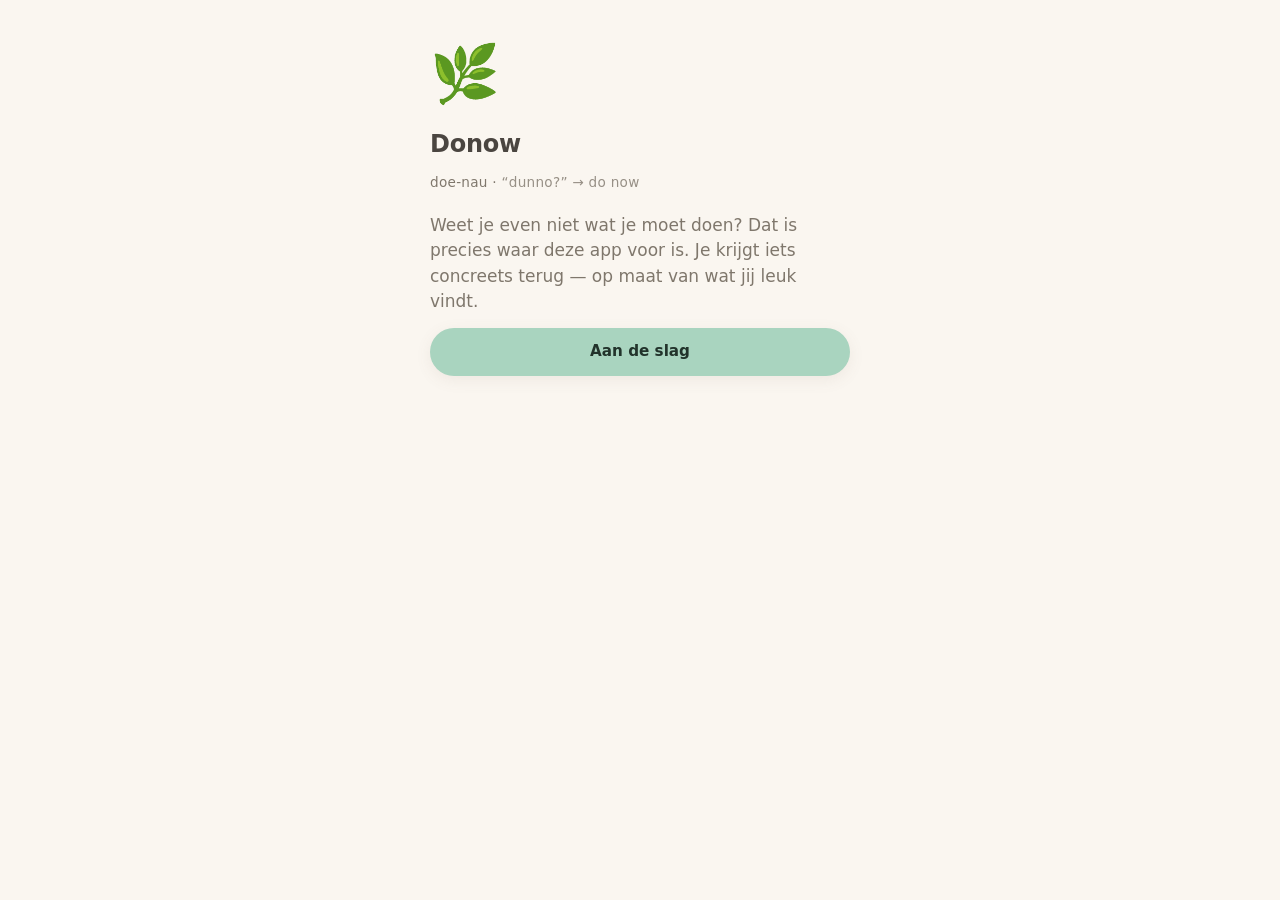
<file: index.html>
<!doctype html>
<html lang="nl">
<head>
<meta charset="utf-8">
<meta name="viewport" content="width=device-width, initial-scale=1, viewport-fit=cover">
<title>Donow — weet je niet wat je moet doen?</title>
<meta name="description" content="Dunno? Do now. Persoonlijke suggesties voor wat je kunt doen in plaats van scrollen, plus een dagboek dat je activiteiten vanzelf bijhoudt.">
<meta name="theme-color" content="#faf6f0">
<link rel="manifest" href="manifest.json">
<link rel="apple-touch-icon" href="icons/icoon-192.png">
<link rel="icon" href="icons/icoon-192.png">
<link rel="stylesheet" href="styles.css">
</head>
<body>

<!-- ══════════════════════════════════════════ ONBOARDING ══ -->
<div class="wizard" id="wizard" hidden>
  <div class="wizard__stap is-actief" data-stap="1">
    <div class="wizard__beeld">🌿</div>
    <h1>Donow</h1>
    <p class="uitspraak">doe-nau · <i>“dunno?” → do now</i></p>
    <p class="lood">Weet je even niet wat je moet doen? Dat is precies waar deze app voor is.
       Je krijgt iets concreets terug — op maat van wat jij leuk vindt.</p>
    <button class="knop knop--primair knop--vol" data-wizard="2">Aan de slag</button>
  </div>

  <div class="wizard__stap" data-stap="2">
    <p class="wizard__tel">Stap 1 van 3</p>
    <h2>Waar word je blij van?</h2>
    <p class="uitleg">Kies er een stuk of vijf.</p>
    <div class="chips chips--wikkel" id="wizardInteresses"></div>
    <button class="knop knop--primair knop--vol" data-wizard="3">Verder</button>
  </div>

  <div class="wizard__stap" data-stap="3">
    <p class="wizard__tel">Stap 2 van 3</p>
    <h2>Waar woon je?</h2>
    <p class="uitleg">Voor het weerbericht en tips in de buurt. Blijft op je toestel.</p>
    <input type="text" id="wizardPlaats" class="invoer" placeholder="Bijv. Utrecht" autocomplete="address-level2">
    <div class="wizard__knoppen">
      <button class="knop knop--primair knop--vol" data-wizard="4">Verder</button>
      <button class="knop knop--stil knop--vol" data-wizard="4">Sla over</button>
    </div>
  </div>

  <div class="wizard__stap" data-stap="4">
    <p class="wizard__tel">Stap 3 van 3</p>
    <h2>Hoeveel tijd heb je meestal?</h2>
    <p class="uitleg">Je kunt dit bij elk idee aanpassen.</p>
    <div class="chips chips--wikkel" data-filter="tijd">
      <button class="chip" data-waarde="15">15 min</button>
      <button class="chip" data-waarde="30">Half uur</button>
      <button class="chip is-aan" data-waarde="60">Een uur</button>
      <button class="chip" data-waarde="120">Paar uur</button>
      <button class="chip" data-waarde="240">Hele middag</button>
    </div>
    <button class="knop knop--primair knop--vol" id="wizardKlaar">Laat mijn ideeën zien</button>
  </div>
</div>

<!-- ═════════════════════════════════════════════ VANDAAG ══ -->
<section class="scherm is-actief" id="scherm-vandaag">
  <header class="schermkop">
    <div>
      <p class="schermkop__datum" id="vandaagDatum"></p>
      <h1 id="vandaagGroet">Hallo</h1>
    </div>
    <button class="rondknop" id="knopReeks" title="Je reeks">🔥<span id="reeksGetal">0</span></button>
  </header>

  <button class="weerstrip" id="weerstrip">
    <span class="weerstrip__emoji" id="weerstripEmoji">🌤️</span>
    <span class="weerstrip__tekst">
      <b id="weerstripKop">Weerbericht</b>
      <span id="weerstripSub">Tik om te kijken of buiten nu wat is</span>
    </span>
    <span class="weerstrip__pijl">›</span>
  </button>

  <div class="segment" data-filter="tijd" id="vandaagTijd">
    <button class="segment__knop" data-waarde="15">15 min</button>
    <button class="segment__knop is-aan" data-waarde="60">1 uur</button>
    <button class="segment__knop" data-waarde="240">Middag</button>
  </div>

  <div id="vandaagHero"></div>
  <div id="vandaagPlan"></div>

  <div class="duo">
    <button class="tegel" data-scherm="ontdek">
      <span class="tegel__emoji">✨</span>
      <span class="tegel__titel">Meer ideeën</span>
      <span class="tegel__sub" id="tegelIdeeen">op jouw smaak</span>
    </button>
    <button class="tegel" data-scherm="dagboek">
      <span class="tegel__emoji">📔</span>
      <span class="tegel__titel">Dagboek</span>
      <span class="tegel__sub" id="tegelDagboek">nog niets vandaag</span>
    </button>
  </div>
</section>

<!-- ══════════════════════════════════════════════ ONTDEK ══ -->
<section class="scherm" id="scherm-ontdek">
  <header class="schermkop">
    <h1>Ontdek</h1>
    <button class="rondknop" id="knopVerras" title="Verras me">🎲</button>
  </header>

  <button class="filterbalk" id="knopFilter">
    <span id="filterSamenvatting">Een uur · gratis · maakt niet uit</span>
    <span class="filterbalk__pijl">Verfijn ▾</span>
  </button>

  <div id="ontdekLijst" class="lijst"></div>
  <button class="knop knop--vol" id="knopMeer" hidden>Meer ideeën</button>
</section>

<!-- ═════════════════════════════════════════════ DAGBOEK ══ -->
<section class="scherm" id="scherm-dagboek">
  <header class="schermkop">
    <h1>Dagboek</h1>
    <button class="rondknop" id="knopArchief" title="Archief">🗂️</button>
  </header>

  <div class="bladwijzer">
    <button class="rondknop" id="dagVorige" aria-label="Vorige dag">‹</button>
    <div class="bladwijzer__midden">
      <p class="bladwijzer__datum" id="dagDatum">vandaag</p>
      <p class="bladwijzer__nr"><span id="dagVolleDatum"></span> · <span id="dagNummer"></span></p>
    </div>
    <button class="rondknop" id="dagVolgende" aria-label="Volgende dag">›</button>
  </div>

  <div class="kaart">
    <h2 class="kaart__titel">Waar ben je dankbaar voor?</h2>
    <div class="dank">
      <input class="invoer invoer--regel" id="dank0" placeholder="1. Iets kleins van vandaag…">
      <input class="invoer invoer--regel" id="dank1" placeholder="2. Iemand die je zag…">
      <input class="invoer invoer--regel" id="dank2" placeholder="3. Iets van jezelf…">
    </div>
  </div>

  <div class="kaart">
    <h2 class="kaart__titel">Hoe was je dag?</h2>
    <div class="stemmingen" id="stemmingen"></div>
    <textarea class="invoer invoer--vlak" id="dagNotitie" rows="4" placeholder="Wat je verder kwijt wil…"></textarea>
    <p class="opslagmelding" id="dagOpslag"></p>
    <p class="uitleg" id="dagGeschreven"></p>
  </div>

  <div class="kaart kaart--zacht">
    <h2 class="kaart__titel">Wat je deze dag deed</h2>
    <div id="dagActiviteiten"></div>
  </div>
</section>

<!-- ═══════════════════════════════════════════════ SAMEN ══ -->
<section class="scherm" id="scherm-samen">
  <header class="schermkop">
    <h1>Samen</h1>
    <button class="rondknop" id="knopNieuwPlan" title="Nieuwe uitnodiging">＋</button>
  </header>

  <div id="plannenLijst"></div>

  <h2 class="kopje">Wat is er te doen in de buurt?</h2>
  <div class="zoekrij">
    <input type="text" id="buurtPlaats" class="invoer" placeholder="Plaatsnaam">
    <button class="rondknop" id="knopBuurtLocatie" title="Gebruik mijn locatie">📍</button>
    <button class="knop knop--primair" id="knopBuurt">Zoek</button>
  </div>

  <div class="rooster" id="buurtRooster"></div>
  <div id="samenReclame"></div>
  <div id="buurtPartner"></div>
</section>

<!-- ══════════════════════════════════════════════════ IK ══ -->
<section class="scherm" id="scherm-ik">
  <header class="schermkop">
    <h1>Ik</h1>
  </header>

  <div class="kaart">
    <div class="profiel">
      <button class="avatar" id="avatarKnop" aria-label="Kies een profielfoto"><span id="avatarInhoud">🙂</span></button>
      <div class="profiel__velden">
        <input class="invoer" id="naamInput" placeholder="Je naam" maxlength="40" autocomplete="given-name">
        <input class="invoer" id="bioInput" placeholder="Eén zin over jou" maxlength="140">
      </div>
    </div>
    <input type="file" id="fotoInvoer" accept="image/*" hidden>
    <div class="knoprij">
      <button class="knop knop--primair knop--vol" id="knopProfielBewaar">Bewaar profiel</button>
      <button class="knop knop--stil knop--vol" id="knopFotoWeg" hidden>Foto verwijderen</button>
    </div>
    <p class="uitleg" id="profielMelding">Je naam staat op uitnodigingen die je verstuurt. Je foto en bio
      blijven op dit toestel.</p>
  </div>

  <div class="cijfers" id="cijfers"></div>

  <div class="kaart">
    <h2 class="kaart__titel">Samen doen</h2>
    <label class="schakel">
      <input type="checkbox" id="samenAan">
      <span>Ik doe dingen graag samen met anderen</span>
    </label>
    <div id="samenStraal" hidden>
      <span class="uitleg">Hoe ver wil je daarvoor reizen?</span>
      <div class="chips chips--wikkel" data-veld-straal>
        <button class="chip" data-waarde="1">Mijn wijk</button>
        <button class="chip" data-waarde="2">Mijn dorp of stad</button>
        <button class="chip" data-waarde="3">Regio</button>
      </div>
    </div>
    <p class="uitleg">Zet dit aan en je krijgt vaker ideeën waar een tweede persoon bij hoort.
      Uitnodigen kan altijd: bij elk idee dat samen kan zit een knop ervoor.</p>
  </div>

  <button class="rijknop" id="knopInteresses">
    <span>Wat je leuk vindt</span>
    <span class="rijknop__waarde" id="interesseSamenvatting">kies je smaak ›</span>
  </button>

  <div class="kaart">
    <h2 class="kaart__titel">Jouw plaats</h2>
    <div class="zoekrij">
      <input type="text" id="plaatsInput" class="invoer" placeholder="Bijv. Utrecht">
      <button class="knop knop--primair" id="knopPlaatsOpslaan">Bewaar</button>
    </div>
  </div>

  <div id="plusKaart"></div>

  <div class="kaart">
    <h2 class="kaart__titel">Je gegevens</h2>
    <p class="uitleg" id="accountStatus">Alles staat op dit toestel.</p>
    <div class="knoprij" id="accountKnoppen"></div>
    <div class="knoprij">
      <button class="knop knop--vol" id="knopBackup">Back-up maken</button>
      <button class="knop knop--vol" id="knopHerstel">Back-up terugzetten</button>
    </div>
    <input type="file" id="backupInvoer" accept="application/json,.json" hidden>
    <p class="uitleg" id="opslagMelding" hidden></p>
  </div>

  <button class="rijknop" id="knopPrivacy">
    <span>Privacy en je gegevens</span>
    <span class="rijknop__waarde">lezen ›</span>
  </button>

  <div class="kaart">
    <h2 class="kaart__titel">App</h2>
    <div class="knoprij">
      <button class="knop knop--vol" id="knopInstalleer" hidden>Zet op beginscherm</button>
      <button class="knop knop--vol" id="knopExport">Dagboek exporteren</button>
      <button class="knop knop--vol knop--stil" id="knopWissen">Alles verwijderen</button>
    </div>
    <p class="uitleg">Alleen het weerbericht, de zoeklinks en het activeren van Donow+
      gaan naar internet.</p>
  </div>
</section>

<!-- ══════════════════════════════════════════ NAVIGATIE ══ -->
<nav class="balk" id="balk" aria-label="Hoofdmenu">
  <button class="balk__knop is-actief" data-scherm="vandaag"><span>🏠</span>Vandaag</button>
  <button class="balk__knop" data-scherm="ontdek"><span>✨</span>Ontdek</button>
  <button class="balk__knop" data-scherm="dagboek"><span>📔</span>Dagboek</button>
  <button class="balk__knop" data-scherm="samen"><span>🤝</span>Samen</button>
  <button class="balk__knop" data-scherm="ik"><span>💛</span>Ik</button>
</nav>

<!-- ══════════════════════════════════════════════ BLADEN ══ -->
<div class="overlay" id="overlay" hidden></div>

<div class="blad" id="blad" hidden role="dialog" aria-modal="true" aria-labelledby="bladTitel">
  <div class="blad__greep"></div>
  <header class="blad__kop">
    <h2 id="bladTitel"></h2>
    <button class="rondknop" id="bladSluit" aria-label="Sluiten">✕</button>
  </header>
  <div class="blad__inhoud" id="bladInhoud"></div>
</div>

<div class="timer" id="timer" hidden>
  <div class="timer__inhoud">
    <p class="timer__label">Telefoonvrije tijd</p>
    <p class="timer__activiteit" id="timerActiviteit"></p>
    <div class="timer__ring"><svg viewBox="0 0 120 120" aria-hidden="true">
      <circle class="timer__baan" cx="60" cy="60" r="52"></circle>
      <circle class="timer__vul" id="timerVul" cx="60" cy="60" r="52"></circle>
    </svg><span class="timer__klok" id="timerKlok">00:00</span></div>
    <div class="knoprij">
      <button class="knop knop--primair knop--vol" id="timerKlaar">Klaar — zet in mijn dagboek</button>
      <button class="knop knop--stil knop--vol" id="timerStop">Annuleren</button>
    </div>
  </div>
</div>

<div class="toost" id="toost" hidden></div>

<script src="js/opslag.js"></script>
<script src="js/cloud.js"></script>
<script src="js/data.js"></script>
<script src="js/engine.js"></script>
<script src="js/weer.js"></script>
<script src="js/links.js"></script>
<script src="js/buurt.js"></script>
<script src="js/betaling.js"></script>
<script src="js/advertenties.js"></script>
<script src="js/samen.js"></script>
<script src="js/dagboek.js"></script>
<script src="js/app.js"></script>
</body>
</html>
</file>
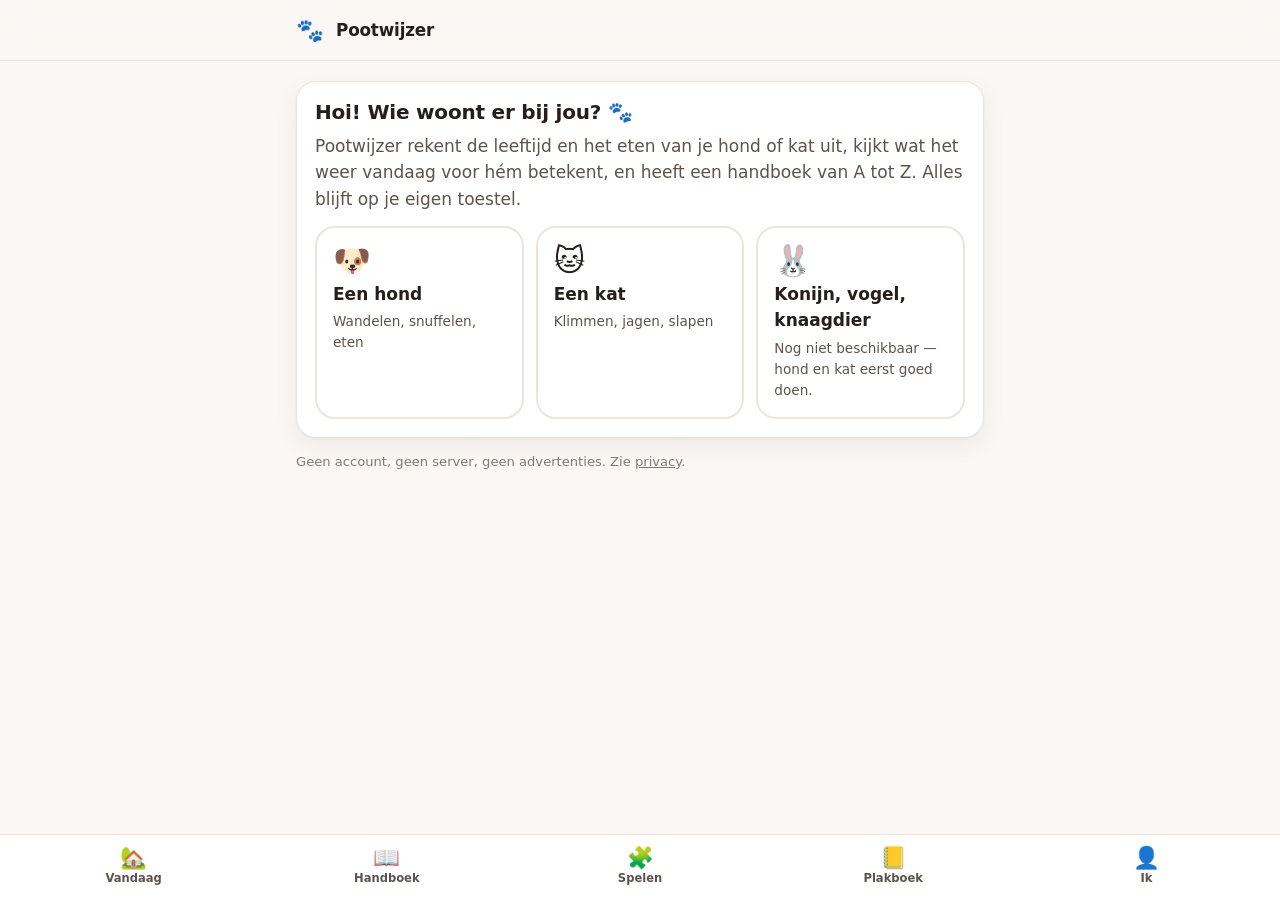
<file: pootwijzer/index.html>
<!DOCTYPE html>
<html lang="nl">
<head>
  <meta charset="UTF-8" />
  <meta name="viewport" content="width=device-width, initial-scale=1, viewport-fit=cover" />
  <title>Pootwijzer 🐾</title>
  <meta name="description" content="Pootwijzer: leeftijd, voeding, weeradvies en een A-Z handboek voor je hond of kat. Alles blijft op je eigen toestel." />
  <meta name="theme-color" content="#fbf7f4" media="(prefers-color-scheme: light)" />
  <meta name="theme-color" content="#16130f" media="(prefers-color-scheme: dark)" />
  <link rel="manifest" href="manifest.json" />
  <link rel="icon" href="icons/icoon.svg" type="image/svg+xml" />
  <link rel="apple-touch-icon" href="icons/icoon-512.png" />
  <link rel="stylesheet" href="styles.css" />
</head>
<body>
  <a class="overslaan" href="#hoofd">Naar de inhoud</a>

  <header class="kop">
    <div class="wikkel kop__rij">
      <span aria-hidden="true" style="font-size:1.4rem">🐾</span>
      <h1 class="kop__titel" id="kop-titel">Pootwijzer</h1>
      <button type="button" class="icoonknop verborgen" id="knop-terug" aria-label="Terug">←</button>
    </div>
  </header>

  <main id="hoofd" class="wikkel">

    <!-- Welkom: nog geen dier -->
    <section class="scherm stapel" id="scherm-welkom" hidden aria-labelledby="welkom-titel">
      <div class="kaart">
        <h2 id="welkom-titel">Hoi! Wie woont er bij jou? 🐾</h2>
        <p class="gedempt">Pootwijzer rekent de leeftijd en het eten van je hond of kat uit, kijkt wat het weer vandaag voor hém betekent, en heeft een handboek van A tot Z. Alles blijft op je eigen toestel.</p>
        <div class="keuzes" id="soortkeuze"></div>
      </div>
      <p class="voetnoot">Geen account, geen server, geen advertenties. Zie <a href="docs/privacy.md">privacy</a>.</p>
    </section>

    <!-- Wizard: nieuw dier toevoegen -->
    <section class="scherm stapel" id="scherm-wizard" hidden aria-labelledby="wizard-titel">
      <div class="kaart">
        <p class="klein gedempt" id="wizard-stap">Stap 1 van 3</p>
        <h2 id="wizard-titel">…</h2>
        <div id="wizard-inhoud"></div>
      </div>
    </section>

    <!-- Vandaag -->
    <section class="scherm stapel" id="scherm-vandaag" hidden aria-labelledby="vandaag-titel">
      <h2 class="alleen-schermlezer" id="vandaag-titel">Vandaag</h2>
      <div class="dierwissel" id="dierwissel" role="group" aria-label="Kies een dier"></div>
      <div id="vandaag-inhoud" class="stapel"></div>
    </section>

    <!-- Handboek -->
    <section class="scherm stapel" id="scherm-handboek" hidden aria-labelledby="handboek-titel">
      <h2 id="handboek-titel">Handboek van A tot Z</h2>
      <p class="gedempt" id="handboek-uitleg"></p>
      <button type="button" class="kaart knop--vol" id="knop-medicijnwijzer" style="text-align:left;cursor:pointer;font:inherit;color:inherit">
        <span class="rij">
          <span class="kaart__emoji" aria-hidden="true">💊</span>
          <span>
            <strong>Medicijnwijzer</strong><br />
            <span class="klein gedempt">Wat zit er in het doosje, en hoe geef je het?</span>
          </span>
        </span>
      </button>
      <label class="veld" for="az-zoek">
        <span class="alleen-schermlezer">Zoek in het handboek</span>
        <input type="search" id="az-zoek" placeholder="Zoek in het handboek…" autocomplete="off" />
      </label>
      <div class="az" id="az-lijst"></div>
    </section>

    <!-- Spelen -->
    <section class="scherm stapel" id="scherm-spelen" hidden aria-labelledby="spelen-titel">
      <h2 id="spelen-titel">Spelen</h2>
      <div id="spelen-inhoud" class="stapel"></div>
    </section>

    <!-- Plakboek -->
    <section class="scherm stapel" id="scherm-plakboek" hidden aria-labelledby="plakboek-titel">
      <h2 id="plakboek-titel">Plakboek</h2>
      <div id="plakboek-inhoud"></div>
    </section>

    <!-- Ik -->
    <section class="scherm stapel" id="scherm-ik" hidden aria-labelledby="ik-titel">
      <h2 id="ik-titel">Jouw dieren en instellingen</h2>
      <div id="ik-inhoud" class="stapel"></div>
    </section>

  </main>

  <nav class="onderbalk" id="onderbalk" aria-label="Hoofdmenu" hidden>
    <button type="button" data-scherm="vandaag"><span aria-hidden="true">🏡</span>Vandaag</button>
    <button type="button" data-scherm="handboek"><span aria-hidden="true">📖</span>Handboek</button>
    <button type="button" data-scherm="spelen"><span aria-hidden="true">🧩</span>Spelen</button>
    <button type="button" data-scherm="plakboek"><span aria-hidden="true">📒</span>Plakboek</button>
    <button type="button" data-scherm="ik"><span aria-hidden="true">👤</span>Ik</button>
  </nav>

  <dialog class="blad" id="blad" aria-labelledby="blad-titel">
    <div class="blad__kop">
      <h2 id="blad-titel">…</h2>
      <button type="button" class="icoonknop" id="blad-sluit" aria-label="Sluiten">✕</button>
    </div>
    <div class="blad__inhoud" id="blad-inhoud"></div>
  </dialog>

  <p class="toast" id="toast" role="status" aria-live="polite" hidden></p>

  <script type="module" src="js/app.js"></script>
</body>
</html>
</file>
<file: styles.css>
/* ══════════════════════════════════════════════════════════════
   Donow  —  pasteltinten, één maat knoppen, korte schermen
   ══════════════════════════════════════════════════════════════ */

:root {
  --creme:      #faf6f0;
  --kaart:      #fffdf9;
  --rand:       #ece3d6;

  --mint:       #d6ece0;
  --mint-diep:  #a9d4bf;
  --lila:       #e6ddf5;
  --lila-diep:  #c5b4e8;
  --perzik:     #ffe2d1;
  --perzik-diep:#f8c3a4;
  --lucht:      #dbe9f7;
  --lucht-diep: #b3d2ee;
  --boter:      #fbf1cd;
  --roze:       #fadfe8;

  --inkt:       #4a4540;
  --inkt-zacht: #7f776c;
  --op-mint:    #22332b;
  --op-lila:    #2b2340;
  --fout:       #a35b4b;

  --schaduw:    0 4px 16px rgba(120, 104, 88, .09);
  --schaduw-op: 0 10px 28px rgba(120, 104, 88, .16);

  /* één maat voor alle knoppen, één maat voor alle chips */
  --ctl:        48px;
  --chip:       40px;
  --rond:       20px;
  --pil:        999px;
  --marge:      1rem;
}

/* Donkere tinten: één lijst, twee keer gezet — voor "volg systeem"
   en voor een expliciete keuze van de omgeving. */
@media (prefers-color-scheme: dark) {
  :root:not([data-theme="light"]) {
    --creme: #221f25; --kaart: #2b2731; --rand: #3b3543;
    --mint: #31473f; --mint-diep: #6fb094; --lila: #3b3550; --lila-diep: #a08fd0;
    --perzik: #4b3730; --perzik-diep: #d8a184; --lucht: #2f3f4f; --lucht-diep: #86b6dd;
    --boter: #48412c; --roze: #48333c;
    --inkt: #ece5dc; --inkt-zacht: #ada496; --op-mint: #14201a; --op-lila: #1d1830;
    --fout: #e6a08c;
    --schaduw: 0 4px 16px rgba(0, 0, 0, .3); --schaduw-op: 0 10px 28px rgba(0, 0, 0, .45);
  }
}
:root[data-theme="dark"] {
  --creme: #221f25; --kaart: #2b2731; --rand: #3b3543;
  --mint: #31473f; --mint-diep: #6fb094; --lila: #3b3550; --lila-diep: #a08fd0;
  --perzik: #4b3730; --perzik-diep: #d8a184; --lucht: #2f3f4f; --lucht-diep: #86b6dd;
  --boter: #48412c; --roze: #48333c;
  --inkt: #ece5dc; --inkt-zacht: #ada496; --op-mint: #14201a; --op-lila: #1d1830;
  --fout: #e6a08c;
  --schaduw: 0 4px 16px rgba(0, 0, 0, .3); --schaduw-op: 0 10px 28px rgba(0, 0, 0, .45);
}

* { box-sizing: border-box; }
[hidden] { display: none !important; }   /* flex/grid wint anders van het attribuut */

body {
  margin: 0;
  padding: .5rem var(--marge) calc(84px + env(safe-area-inset-bottom, 0px));
  background:
    radial-gradient(900px 380px at 10% -6%, var(--mint) 0%, transparent 60%),
    radial-gradient(760px 340px at 95% 0%, var(--lila) 0%, transparent 55%),
    var(--creme);
  background-attachment: fixed;
  color: var(--inkt);
  font-family: ui-rounded, "SF Pro Rounded", "Segoe UI", Nunito, system-ui, -apple-system, sans-serif;
  font-size: 17px;
  line-height: 1.5;
  -webkit-font-smoothing: antialiased;
  overflow-x: hidden;
}

h1, h2, h3 { margin: 0; line-height: 1.25; font-weight: 700; letter-spacing: -.01em; text-wrap: balance; }
h1 { font-size: 1.5rem; }
h2 { font-size: 1.08rem; }
p  { margin: 0; }
.lood { color: var(--inkt-zacht); margin-top: .5rem; }
.uitleg { color: var(--inkt-zacht); font-size: .88rem; }

:focus-visible { outline: 2px solid var(--lucht-diep); outline-offset: 2px; border-radius: 8px; }
@media (prefers-reduced-motion: reduce) { * { animation: none !important; transition: none !important; } }

/* ─────────────────────────────────────────── schermen ── */
.scherm { display: none; max-width: 620px; margin: 0 auto; }
.scherm.is-actief { display: grid; gap: .8rem; animation: opkomen .25s ease; }
@keyframes opkomen { from { opacity: 0; transform: translateY(8px); } to { opacity: 1; transform: none; } }

.schermkop { display: flex; align-items: center; justify-content: space-between; gap: .8rem; padding: .6rem 0 .2rem; }
.schermkop__datum { font-size: .8rem; color: var(--inkt-zacht); text-transform: lowercase; }

/* ──────────────────────────────────── knoppen & chips ── */
.knop {
  height: var(--ctl); min-width: var(--ctl); padding: 0 1.15rem;
  display: inline-flex; align-items: center; justify-content: center; gap: .4rem;
  border: 1px solid var(--rand); background: var(--kaart); color: var(--inkt);
  border-radius: var(--pil); font: inherit; font-size: .95rem; font-weight: 600;
  cursor: pointer; box-shadow: var(--schaduw); text-decoration: none; white-space: nowrap;
  transition: transform .13s, box-shadow .2s;
}
.knop:hover { transform: translateY(-1px); box-shadow: var(--schaduw-op); }
.knop:active { transform: translateY(0); }
.knop--primair { background: var(--mint-diep); border-color: transparent; color: var(--op-mint); }
.knop--stil { background: transparent; box-shadow: none; border-color: transparent; color: var(--inkt-zacht); font-weight: 500; }
.knop--vol { width: 100%; }
.knoprij { display: grid; gap: .5rem; }

.rondknop {
  height: var(--ctl); min-width: var(--ctl); padding: 0 .7rem;
  display: inline-flex; align-items: center; justify-content: center; gap: .2rem;
  border: 1px solid var(--rand); background: var(--kaart); color: var(--inkt);
  border-radius: var(--pil); font: inherit; font-size: 1.05rem; cursor: pointer;
  box-shadow: var(--schaduw); flex: 0 0 auto;
}
.rondknop span { font-size: .9rem; font-weight: 700; }

.chips { display: flex; gap: .4rem; }
.chips--wikkel { flex-wrap: wrap; }
.chip {
  height: var(--chip); padding: 0 .95rem;
  display: inline-flex; align-items: center; gap: .3rem;
  border: 1px solid var(--rand); background: var(--creme); color: var(--inkt);
  border-radius: var(--pil); font: inherit; font-size: .9rem; cursor: pointer;
  transition: background .18s, transform .12s;
}
.chip:hover { transform: translateY(-1px); }
.chip.is-aan { background: var(--lila-diep); border-color: transparent; color: var(--op-lila); font-weight: 600; }

.invoer {
  height: var(--ctl); width: 100%; padding: 0 1rem;
  border: 1px solid var(--rand); background: var(--creme); color: var(--inkt);
  border-radius: var(--pil); font: inherit; font-size: .95rem;
}
.invoer--vlak { height: auto; padding: .8rem 1rem; border-radius: 16px; resize: vertical; line-height: 1.5; }
.invoer--regel { background: transparent; border-radius: 12px; border-color: transparent; border-bottom-color: var(--rand); }
.zoekrij { display: flex; gap: .5rem; }
.zoekrij .invoer { flex: 1 1 auto; }

/* ──────────────────────────────────────────── kaarten ── */
.kaart {
  background: var(--kaart); border: 1px solid var(--rand); border-radius: var(--rond);
  padding: 1rem; box-shadow: var(--schaduw); display: grid; gap: .7rem;
}
.kaart--zacht { background: linear-gradient(140deg, var(--perzik), var(--boter)); border-color: transparent; }
.kaart--plus  { background: linear-gradient(140deg, var(--lila), var(--lucht)); border-color: transparent; }
.kaart__titel { font-size: 1rem; }

/* ───────────────────────────────────────── vandaag ── */
.weerstrip {
  display: flex; align-items: center; gap: .7rem; width: 100%;
  background: linear-gradient(120deg, var(--lucht), var(--mint));
  border: none; border-radius: var(--rond); padding: .8rem 1rem;
  font: inherit; color: var(--inkt); cursor: pointer; text-align: left; box-shadow: var(--schaduw);
}
.weerstrip__emoji { font-size: 1.6rem; }
.weerstrip__tekst { flex: 1 1 auto; display: grid; gap: .1rem; min-width: 0; }
.weerstrip__tekst b { font-size: .95rem; }
.weerstrip__tekst span {
  font-size: .8rem; color: var(--inkt-zacht);
  display: -webkit-box; -webkit-line-clamp: 2; -webkit-box-orient: vertical; overflow: hidden;
}
.weerstrip__pijl { color: var(--inkt-zacht); font-size: 1.3rem; }

.segment { display: flex; gap: .25rem; background: var(--kaart); border: 1px solid var(--rand); border-radius: var(--pil); padding: .25rem; box-shadow: var(--schaduw); }
.segment__knop {
  flex: 1 1 0; height: 38px; border: none; background: transparent; color: var(--inkt-zacht);
  border-radius: var(--pil); font: inherit; font-size: .9rem; cursor: pointer;
}
.segment__knop.is-aan { background: var(--mint-diep); color: var(--op-mint); font-weight: 600; }

.duo { display: grid; grid-template-columns: 1fr 1fr; gap: .6rem; }
.tegel {
  display: grid; gap: .15rem; justify-items: start; text-align: left;
  background: var(--kaart); border: 1px solid var(--rand); border-radius: var(--rond);
  padding: .9rem; font: inherit; color: var(--inkt); cursor: pointer; box-shadow: var(--schaduw);
}
.tegel__emoji { font-size: 1.4rem; }
.tegel__titel { font-weight: 700; }
.tegel__sub { font-size: .8rem; color: var(--inkt-zacht); }

/* ──────────────────────────────────────────── ideeën ── */
.filterbalk {
  display: flex; align-items: center; justify-content: space-between; gap: .6rem; width: 100%;
  height: var(--ctl); padding: 0 1rem; background: var(--kaart); border: 1px solid var(--rand);
  border-radius: var(--pil); font: inherit; font-size: .9rem; color: var(--inkt);
  cursor: pointer; box-shadow: var(--schaduw); text-align: left;
}
.filterbalk span:first-child { overflow: hidden; text-overflow: ellipsis; white-space: nowrap; }
.filterbalk__pijl { color: var(--inkt-zacht); flex: 0 0 auto; font-weight: 600; }

.lijst { display: grid; gap: .6rem; }
.idee {
  display: grid; gap: .45rem; width: 100%; text-align: left;
  background: var(--kaart); border: 1px solid var(--rand); border-left: 5px solid var(--kleurstreep, var(--mint-diep));
  border-radius: var(--rond); padding: .9rem 1rem; font: inherit; color: var(--inkt);
  cursor: pointer; box-shadow: var(--schaduw); transition: transform .13s, box-shadow .2s;
}
.idee:hover { transform: translateY(-1px); box-shadow: var(--schaduw-op); }
.idee--groot { background: linear-gradient(140deg, var(--kaart), var(--mint)); }
.idee__kop { display: flex; align-items: flex-start; justify-content: space-between; gap: .6rem; }
.idee__titel { font-size: 1.02rem; font-weight: 700; }
.idee__pitch { font-size: .89rem; color: var(--inkt-zacht); }
.idee__labels { display: flex; flex-wrap: wrap; gap: .3rem; }
.label { font-size: .74rem; padding: .2rem .6rem; border-radius: var(--pil); background: var(--lucht); }
.label--gratis { background: var(--mint); }
.label--weer { background: var(--boter); }
.label--tijd { background: var(--roze); }
.label--plus { background: var(--lila-diep); color: var(--op-lila); font-weight: 700; }
.hart { border: none; background: none; font-size: 1.2rem; line-height: 1; padding: .1rem; cursor: pointer; }

.leeg { color: var(--inkt-zacht); text-align: center; padding: 1.2rem; font-size: .92rem; }

/* ─────────────────────────────────────────── dagboek ── */
.bladwijzer { display: flex; align-items: center; justify-content: space-between; gap: .5rem; }
.bladwijzer__midden { text-align: center; }
.bladwijzer__datum { font-weight: 700; }
.bladwijzer__nr { font-size: .78rem; color: var(--inkt-zacht); }
.dank { display: grid; gap: .35rem; }
.stemmingen { display: flex; gap: .35rem; justify-content: space-between; }
.stemming {
  flex: 1 1 0; height: var(--ctl); border: 1px solid var(--rand); background: var(--creme);
  border-radius: 14px; font-size: 1.25rem; cursor: pointer; transition: transform .12s;
}
.stemming.is-aan { background: var(--lila-diep); border-color: transparent; transform: scale(1.04); }
.opslagmelding { font-size: .78rem; color: var(--inkt-zacht); min-height: 1.1em; }
.logregel { display: flex; justify-content: space-between; gap: .8rem; padding: .45rem 0; border-bottom: 1px solid rgba(0,0,0,.06); font-size: .9rem; }
.logregel:last-child { border-bottom: none; }
.logregel span { color: var(--inkt-zacht); font-size: .8rem; white-space: nowrap; font-variant-numeric: tabular-nums; }
.logregel__tijd { color: var(--inkt-zacht); font-variant-numeric: tabular-nums; font-weight: 600; margin-right: .2rem; }

/* ───────────────────────────────────────────── buurt ── */
.rooster { display: grid; grid-template-columns: 1fr 1fr; gap: .6rem; }
.rooster .tegel__sub { line-height: 1.35; }

/* ──────────────────────────────────────────────── ik ── */
.cijfers { display: grid; grid-template-columns: repeat(3, 1fr); gap: .5rem; }
.cijfer { background: var(--kaart); border: 1px solid var(--rand); border-radius: var(--rond); padding: .7rem .4rem; text-align: center; box-shadow: var(--schaduw); }
.cijfer b { display: block; font-size: 1.25rem; font-variant-numeric: tabular-nums; }
.cijfer span { font-size: .72rem; color: var(--inkt-zacht); }

/* Eén regel die een blad opent — zelfde maat als de filterbalk. */
.rijknop {
  display: flex; align-items: center; justify-content: space-between; gap: .6rem; width: 100%;
  height: var(--ctl); padding: 0 1.15rem; background: var(--kaart); border: 1px solid var(--rand);
  border-radius: var(--pil); font: inherit; font-size: .95rem; font-weight: 600; color: var(--inkt);
  cursor: pointer; box-shadow: var(--schaduw); text-align: left;
}
.rijknop__waarde { color: var(--inkt-zacht); font-weight: 500; white-space: nowrap; }

/* ─────────────────────────────────────────── profiel ── */
.profiel { display: flex; gap: .8rem; align-items: center; }
.profiel__velden { flex: 1 1 auto; display: grid; gap: .4rem; min-width: 0; }
.avatar {
  width: 68px; height: 68px; flex: 0 0 auto; border-radius: var(--pil); cursor: pointer;
  border: 2px solid var(--rand); background: var(--mint); color: var(--inkt);
  font: inherit; font-size: 1.25rem; font-weight: 700; overflow: hidden; padding: 0;
  display: grid; place-items: center; box-shadow: var(--schaduw);
}
.avatar img { width: 100%; height: 100%; object-fit: cover; display: block; }

.schakel { display: flex; align-items: center; gap: .7rem; cursor: pointer; font-size: .95rem; }
.schakel input {
  appearance: none; width: 50px; height: 30px; flex: 0 0 auto; border-radius: var(--pil);
  background: var(--rand); position: relative; cursor: pointer; transition: background .2s;
}
.schakel input::after {
  content: ''; position: absolute; top: 3px; left: 3px; width: 24px; height: 24px;
  border-radius: var(--pil); background: var(--kaart); transition: transform .2s;
  box-shadow: var(--schaduw);
}
.schakel input:checked { background: var(--mint-diep); }
.schakel input:checked::after { transform: translateX(20px); }

/* ─────────────────────────────────────────── plannen ── */
.kopje { font-size: .82rem; color: var(--inkt-zacht); text-transform: uppercase; letter-spacing: .07em; margin-top: .4rem; }
.plan {
  display: grid; gap: .35rem; width: 100%; text-align: left; font: inherit; color: var(--inkt);
  background: linear-gradient(140deg, var(--lila), var(--lucht));
  border: none; border-radius: var(--rond); padding: .9rem 1rem; box-shadow: var(--schaduw); cursor: pointer;
}
.plan__wie { font-size: .78rem; color: var(--inkt-zacht); }
.plan__titel { font-weight: 700; }
.plan__wanneer { font-size: .85rem; }
.plan--open { background: linear-gradient(140deg, var(--perzik), var(--boter)); }

/* ────────────────────────────────────── advertenties ── */
.reclame {
  display: grid; gap: .5rem; padding: .8rem 1rem; border-radius: var(--rond);
  background: var(--kaart); border: 1px dashed var(--rand);
}
.reclame__label {
  font-size: .68rem; text-transform: uppercase; letter-spacing: .09em; color: var(--inkt-zacht);
}
.reclame__inhoud { display: flex; gap: .7rem; align-items: flex-start; text-decoration: none; color: inherit; }
.reclame__inhoud span span { display: block; }
.reclame__emoji { font-size: 1.4rem; }
.knop--klein { height: 38px; font-size: .85rem; font-weight: 500; }

/* ───────────────────────────────────────── navigatie ── */
.balk {
  position: fixed; left: 50%; transform: translateX(-50%); bottom: max(.6rem, env(safe-area-inset-bottom, 0px));
  width: min(620px, calc(100% - 1.2rem)); display: grid; grid-template-columns: repeat(5, 1fr);
  background: var(--kaart); border: 1px solid var(--rand); border-radius: var(--pil);
  box-shadow: var(--schaduw-op); padding: .3rem; z-index: 30;
}
.balk__knop {
  display: grid; justify-items: center; gap: .1rem; padding: .35rem 0;
  border: none; background: transparent; border-radius: var(--pil);
  font: inherit; font-size: .68rem; color: var(--inkt-zacht); cursor: pointer;
}
.balk__knop span { font-size: 1.15rem; line-height: 1.1; }
.balk__knop.is-actief { background: var(--mint); color: var(--inkt); font-weight: 700; }

/* ─────────────────────────────────────── bladen/modals ── */
.overlay { position: fixed; inset: 0; background: rgba(40, 34, 30, .45); backdrop-filter: blur(3px); z-index: 40; }
.blad {
  position: fixed; left: 50%; transform: translateX(-50%); bottom: 0; z-index: 45;
  width: min(620px, 100%); max-height: 86vh; display: flex; flex-direction: column;
  background: var(--kaart); border-radius: 26px 26px 0 0; box-shadow: var(--schaduw-op);
  padding: .5rem var(--marge) calc(1.2rem + env(safe-area-inset-bottom, 0px));
  animation: omhoog .28s cubic-bezier(.2, .8, .3, 1);
}
@keyframes omhoog { from { transform: translate(-50%, 100%); } to { transform: translate(-50%, 0); } }
.blad__greep { width: 40px; height: 4px; border-radius: var(--pil); background: var(--rand); margin: .2rem auto .6rem; }
.blad__kop { display: flex; align-items: center; justify-content: space-between; gap: .8rem; margin-bottom: .6rem; }
.blad__inhoud { overflow-y: auto; display: grid; gap: .8rem; padding-bottom: .3rem; }
.blad__veld { display: grid; gap: .4rem; }
.blad__veld > span { font-size: .8rem; color: var(--inkt-zacht); }

/* ─────────────────────────────────────────────── timer ── */
.timer { position: fixed; inset: 0; z-index: 50; display: grid; place-items: center; padding: var(--marge);
  background: var(--creme); }
.timer__inhoud { display: grid; gap: .8rem; justify-items: center; text-align: center; max-width: 340px; width: 100%; }
.timer__label { font-size: .78rem; color: var(--inkt-zacht); text-transform: uppercase; letter-spacing: .1em; }
.timer__activiteit { font-weight: 700; font-size: 1.1rem; }
.timer__ring { position: relative; width: 220px; height: 220px; display: grid; place-items: center; }
.timer__ring svg { position: absolute; inset: 0; width: 100%; height: 100%; transform: rotate(-90deg); }
.timer__baan, .timer__vul { fill: none; stroke-width: 8; }
.timer__baan { stroke: var(--rand); }
.timer__vul { stroke: var(--mint-diep); stroke-linecap: round; stroke-dasharray: 327; stroke-dashoffset: 0; transition: stroke-dashoffset 1s linear; }
.timer__klok { font-size: 2.6rem; font-weight: 700; font-variant-numeric: tabular-nums; }
.timer .knoprij { width: 100%; }

/* ──────────────────────────────────────────── wizard ── */
.wizard { position: fixed; inset: 0; z-index: 60; background: var(--creme); overflow-y: auto;
  padding: 2rem var(--marge) 2rem; }
.wizard__stap { display: none; max-width: 420px; margin: 0 auto; gap: .8rem; }
.wizard__stap.is-actief { display: grid; animation: opkomen .3s ease; }
.wizard__beeld { font-size: 3.5rem; }
.uitspraak { font-size: .85rem; color: var(--inkt-zacht); letter-spacing: .02em; }
.uitspraak i { font-style: normal; opacity: .8; }
.wizard__tel { font-size: .78rem; color: var(--inkt-zacht); text-transform: uppercase; letter-spacing: .08em; }
.wizard__knoppen { display: grid; gap: .4rem; }

/* ───────────────────────────────────────────── toost ── */
.toost {
  position: fixed; left: 50%; transform: translateX(-50%); bottom: 96px; z-index: 70;
  background: var(--inkt); color: var(--creme); padding: .7rem 1.1rem; border-radius: var(--pil);
  font-size: .88rem; box-shadow: var(--schaduw-op); animation: opkomen .2s ease; max-width: 90vw;
}

/* ─────────────────────────────────────── breed scherm ── */
@media (min-width: 720px) {
  body { padding-bottom: 5rem; }
  .lijst { grid-template-columns: 1fr 1fr; }
  .lijst > .knop, .lijst > .leeg { grid-column: 1 / -1; }
  .rooster { grid-template-columns: repeat(3, 1fr); }
}
</file>
<file: pootwijzer/styles.css>
/* Pootwijzer — één stijl voor licht en donker.
   Uitgangspunten: alles minstens 44 px aanraakbaar, tekstcontrast dat de
   WCAG-AA-norm haalt, en beweging die uit gaat als het toestel daarom vraagt. */

:root {
  color-scheme: light dark;

  --ruimte: 16px;
  --rond: 20px;
  --rond-klein: 14px;
  --raak: 48px;

  --papier: #fbf7f4;
  --kaart: #ffffff;
  --kaart-rand: #ece4de;
  --inkt: #241f1c;
  --inkt-zacht: #5d534c;
  --inkt-licht: #857a72;

  --hond: #2f6f9f;
  --hond-zacht: #e3eef8;
  --kat: #b45a1f;
  --kat-zacht: #fbeade;
  --accent: #b0407a;
  --accent-zacht: #fce7f1;

  --rustig: #1f7a4d;
  --rustig-zacht: #e2f4ea;
  --letop: #8a5a00;
  --letop-zacht: #fdf1d8;
  --pasop: #a52a1a;
  --pasop-zacht: #fde8e4;

  --schaduw: 0 1px 2px rgba(36, 31, 28, .06), 0 8px 24px rgba(36, 31, 28, .06);
  --schaduw-op: 0 2px 6px rgba(36, 31, 28, .1), 0 16px 40px rgba(36, 31, 28, .12);
}

@media (prefers-color-scheme: dark) {
  :root {
    --papier: #16130f;
    --kaart: #211d19;
    --kaart-rand: #362f29;
    --inkt: #f5efe9;
    --inkt-zacht: #c6bcb3;
    --inkt-licht: #9a8f86;

    --hond: #8ec2ea;
    --hond-zacht: #1c2c39;
    --kat: #f0a86a;
    --kat-zacht: #33231a;
    --accent: #f39ac4;
    --accent-zacht: #33202b;

    --rustig: #74d7a4;
    --rustig-zacht: #16291f;
    --letop: #f0c469;
    --letop-zacht: #2e2415;
    --pasop: #ff9d8c;
    --pasop-zacht: #331b17;

    --schaduw: 0 1px 2px rgba(0, 0, 0, .4), 0 8px 24px rgba(0, 0, 0, .35);
    --schaduw-op: 0 2px 8px rgba(0, 0, 0, .5), 0 18px 44px rgba(0, 0, 0, .45);
  }
}

* { box-sizing: border-box; }

html { -webkit-text-size-adjust: 100%; }

body {
  margin: 0;
  padding: 0 0 calc(84px + env(safe-area-inset-bottom));
  background: var(--papier);
  color: var(--inkt);
  font: 17px/1.55 system-ui, -apple-system, "Segoe UI", Roboto, sans-serif;
  overflow-x: hidden;
}

h1, h2, h3 { line-height: 1.25; margin: 0 0 .4em; letter-spacing: -.01em; }
h1 { font-size: 1.6rem; }
h2 { font-size: 1.25rem; }
h3 { font-size: 1.05rem; }
p { margin: 0 0 .8em; }
p:last-child { margin-bottom: 0; }
a { color: var(--accent); }

:focus-visible {
  outline: 3px solid var(--accent);
  outline-offset: 2px;
  border-radius: 6px;
}

.verborgen { display: none !important; }

.alleen-schermlezer {
  position: absolute; width: 1px; height: 1px; padding: 0; margin: -1px;
  overflow: hidden; clip: rect(0 0 0 0); white-space: nowrap; border: 0;
}

.overslaan {
  position: absolute; left: -999px; top: 0; z-index: 100;
  background: var(--kaart); padding: 12px 16px; border-radius: 0 0 var(--rond-klein) 0;
}
.overslaan:focus { left: 0; }

/* --- Indeling ------------------------------------------------------------ */

.wikkel { width: min(720px, 100%); margin: 0 auto; padding: 0 var(--ruimte); }

.kop {
  position: sticky; top: 0; z-index: 20;
  background: color-mix(in srgb, var(--papier) 88%, transparent);
  backdrop-filter: blur(10px);
  border-bottom: 1px solid var(--kaart-rand);
}
.kop__rij { display: flex; align-items: center; gap: 12px; min-height: 60px; }
.kop__titel { font-size: 1.05rem; font-weight: 700; margin: 0; flex: 1; }

.scherm { padding: 20px 0 8px; }
.scherm[hidden] { display: none; }

.stapel > * + * { margin-top: 14px; }

/* --- Kaarten -------------------------------------------------------------- */

.kaart {
  background: var(--kaart);
  border: 1px solid var(--kaart-rand);
  border-radius: var(--rond);
  padding: 18px;
  box-shadow: var(--schaduw);
}
.kaart--vlak { box-shadow: none; }
.kaart__kop { display: flex; align-items: center; gap: 10px; margin-bottom: 10px; }
.kaart__kop h2, .kaart__kop h3 { margin: 0; }
.kaart__emoji { font-size: 1.5rem; line-height: 1; }

.rij { display: flex; align-items: center; gap: 12px; }
.rij--tussen { justify-content: space-between; }
.rij--wikkel { flex-wrap: wrap; }

.gedempt { color: var(--inkt-zacht); }
.klein { font-size: .875rem; }
.groot-getal { font-size: clamp(1.35rem, 6vw, 1.9rem); font-weight: 800; letter-spacing: -.02em; text-wrap: balance; }

.streep { border: 0; border-top: 1px solid var(--kaart-rand); margin: 14px 0; }

/* --- Knoppen -------------------------------------------------------------- */

.knop {
  display: inline-flex; align-items: center; justify-content: center; gap: 8px;
  min-height: var(--raak); padding: 12px 20px;
  border: 1px solid transparent; border-radius: 999px;
  background: var(--inkt); color: var(--papier);
  font: inherit; font-weight: 700; text-decoration: none;
  cursor: pointer;
  transition: transform .12s ease, background-color .12s ease;
}
.knop:hover { transform: translateY(-1px); }
.knop:active { transform: translateY(0) scale(.99); }
.knop[disabled] { opacity: .45; cursor: not-allowed; transform: none; }
.knop--zacht { background: var(--kaart); color: var(--inkt); border-color: var(--kaart-rand); }
.knop--accent { background: var(--accent); color: #fff; }
.knop--vol { width: 100%; }
.knop--klein { min-height: 40px; padding: 8px 14px; font-size: .9rem; }
.knop--gevaar { background: var(--pasop-zacht); color: var(--pasop); border-color: currentColor; }

.icoonknop {
  display: inline-flex; align-items: center; justify-content: center;
  width: var(--raak); height: var(--raak); flex: 0 0 auto;
  border: 1px solid var(--kaart-rand); border-radius: 50%;
  background: var(--kaart); color: var(--inkt); font-size: 1.1rem;
  cursor: pointer;
}

/* --- Keuzekaarten (soort, ras, quiz) -------------------------------------- */

.keuzes { display: grid; gap: 12px; grid-template-columns: repeat(auto-fit, minmax(150px, 1fr)); }

.keuze {
  display: flex; flex-direction: column; align-items: flex-start; gap: 4px;
  min-height: var(--raak); padding: 16px;
  background: var(--kaart); color: var(--inkt);
  border: 2px solid var(--kaart-rand); border-radius: var(--rond);
  font: inherit; text-align: left; cursor: pointer;
  transition: border-color .12s ease, transform .12s ease;
}
.keuze:hover { border-color: var(--accent); transform: translateY(-2px); }
.keuze[aria-pressed="true"] { border-color: var(--accent); background: var(--accent-zacht); }
.keuze__emoji { font-size: 1.9rem; line-height: 1.1; }
.keuze__titel { font-weight: 700; }
.keuze__hint { font-size: .85rem; color: var(--inkt-zacht); }

/* --- Formulieren ---------------------------------------------------------- */

.veld { display: block; margin-bottom: 16px; }
.veld > span { display: block; font-weight: 700; margin-bottom: 6px; }
.veld__hint { font-weight: 400; color: var(--inkt-zacht); font-size: .875rem; }

input[type="text"], input[type="date"], input[type="number"], input[type="search"], select, textarea {
  width: 100%; min-height: var(--raak); padding: 12px 14px;
  background: var(--kaart); color: var(--inkt);
  border: 2px solid var(--kaart-rand); border-radius: var(--rond-klein);
  font: inherit;
}
input:focus, select:focus, textarea:focus { border-color: var(--accent); outline: none; }

fieldset { border: 0; padding: 0; margin: 0 0 16px; }
legend { font-weight: 700; padding: 0; margin-bottom: 6px; }

.segment { display: flex; gap: 8px; flex-wrap: wrap; }
.segment .keuze { flex: 1 1 120px; flex-direction: row; align-items: center; padding: 12px 14px; }

/* --- Adviesniveaus -------------------------------------------------------- */

.advies { border-left: 6px solid var(--rustig); background: var(--rustig-zacht); border-radius: var(--rond-klein); padding: 14px 16px; }
.advies + .advies { margin-top: 10px; }
.advies h3 { display: flex; gap: 8px; align-items: baseline; font-size: 1rem; }
.advies p { color: var(--inkt); }
.advies--let_op { border-color: var(--letop); background: var(--letop-zacht); }
.advies--pas_op { border-color: var(--pasop); background: var(--pasop-zacht); }
.advies__label { font-size: .78rem; font-weight: 800; text-transform: uppercase; letter-spacing: .06em; color: var(--rustig); }
.advies--let_op .advies__label { color: var(--letop); }
.advies--pas_op .advies__label { color: var(--pasop); }

/* --- Voortgang ------------------------------------------------------------ */

.balk { height: 12px; border-radius: 999px; background: var(--kaart-rand); overflow: hidden; }
.balk > i { display: block; height: 100%; background: var(--accent); border-radius: 999px; }

.chip {
  display: inline-flex; align-items: center; gap: 6px;
  padding: 6px 12px; border-radius: 999px;
  background: var(--kaart-rand); color: var(--inkt);
  font-size: .85rem; font-weight: 700;
}
.chip--hond { background: var(--hond-zacht); color: var(--hond); }
.chip--kat { background: var(--kat-zacht); color: var(--kat); }

/* --- Dierkop -------------------------------------------------------------- */

.dierkop { display: flex; gap: 16px; align-items: center; }
.pasfoto {
  width: 76px; height: 76px; flex: 0 0 auto; border-radius: 50%;
  object-fit: cover; background: var(--kaart-rand);
  display: grid; place-items: center; font-size: 2.2rem;
  border: 3px solid var(--kaart); box-shadow: var(--schaduw);
}
.pasfoto--groot { width: 104px; height: 104px; font-size: 3rem; }

.dierwissel { display: flex; gap: 8px; overflow-x: auto; padding-bottom: 4px; scrollbar-width: thin; }
.dierwissel .keuze { flex: 0 0 auto; flex-direction: row; align-items: center; padding: 8px 14px 8px 8px; border-radius: 999px; }
.dierwissel img, .dierwissel .pasfoto { width: 36px; height: 36px; font-size: 1.2rem; border-width: 2px; }

/* --- A-Z handboek --------------------------------------------------------- */

.az { display: grid; gap: 10px; }
.az__item { background: var(--kaart); border: 1px solid var(--kaart-rand); border-radius: var(--rond-klein); overflow: hidden; }
.az__knop {
  display: flex; align-items: center; gap: 14px; width: 100%;
  min-height: var(--raak); padding: 14px 16px;
  background: none; border: 0; color: inherit; font: inherit; text-align: left; cursor: pointer;
}
.az__letter {
  flex: 0 0 auto; width: 38px; height: 38px; display: grid; place-items: center;
  border-radius: 12px; background: var(--accent-zacht); color: var(--accent);
  font-weight: 800; font-size: 1.05rem;
}
.az__titel { font-weight: 700; flex: 1; }
.az__pijl { color: var(--inkt-licht); transition: transform .15s ease; }
.az__knop[aria-expanded="true"] .az__pijl { transform: rotate(90deg); }
.az__tekst { padding: 0 16px 16px 68px; color: var(--inkt-zacht); }
.az__extra {
  margin-top: 10px; padding: 10px 12px; border-radius: var(--rond-klein);
  background: var(--accent-zacht); color: var(--inkt);
}

/* --- Puzzel --------------------------------------------------------------- */

.puzzel {
  position: relative; width: min(340px, 100%); aspect-ratio: 1;
  margin: 0 auto; border-radius: var(--rond); overflow: hidden;
  background: var(--kaart-rand); box-shadow: var(--schaduw);
}
.tegel {
  position: absolute; padding: 0; border: 1px solid rgba(255, 255, 255, .25);
  background-color: var(--kaart-rand); cursor: pointer;
  transition: left .18s ease, top .18s ease;
}
.tegel--leeg { opacity: 0; pointer-events: none; }

/* --- Plakboek ------------------------------------------------------------- */

.plakboek { display: grid; gap: 12px; grid-template-columns: repeat(auto-fill, minmax(140px, 1fr)); }
.plakboek button {
  padding: 8px; background: var(--kaart); border: 1px solid var(--kaart-rand);
  border-radius: var(--rond); cursor: pointer; color: inherit; font: inherit;
}
.plakboek img { width: 100%; border-radius: var(--rond-klein); display: block; }
.plakboek figcaption { font-size: .8rem; color: var(--inkt-zacht); padding-top: 6px; }

.leeg-melding { text-align: center; padding: 32px 16px; color: var(--inkt-zacht); }
.leeg-melding span { font-size: 2.5rem; display: block; margin-bottom: 8px; }

/* --- Blad (sheet) --------------------------------------------------------- */

dialog.blad {
  width: min(560px, 100%); max-height: 88vh; margin: auto auto 0;
  padding: 0; border: 0; border-radius: var(--rond) var(--rond) 0 0;
  background: var(--kaart); color: var(--inkt);
  box-shadow: var(--schaduw-op);
}
@media (min-width: 640px) {
  dialog.blad { margin: auto; border-radius: var(--rond); }
}
dialog.blad::backdrop { background: rgba(20, 16, 14, .45); backdrop-filter: blur(3px); }
.blad__kop {
  position: sticky; top: 0; display: flex; align-items: center; gap: 12px;
  padding: 14px 16px; background: var(--kaart); border-bottom: 1px solid var(--kaart-rand);
}
.blad__kop h2 { margin: 0; flex: 1; font-size: 1.1rem; }
.blad__inhoud { padding: 18px 16px calc(24px + env(safe-area-inset-bottom)); overflow-y: auto; }

/* --- Onderbalk ------------------------------------------------------------ */

.onderbalk {
  position: fixed; left: 0; right: 0; bottom: 0; z-index: 30;
  display: flex; justify-content: space-around; gap: 2px;
  padding: 6px 8px calc(6px + env(safe-area-inset-bottom));
  background: color-mix(in srgb, var(--kaart) 92%, transparent);
  backdrop-filter: blur(12px);
  border-top: 1px solid var(--kaart-rand);
}
.onderbalk button {
  flex: 1; min-height: var(--raak); padding: 6px 2px;
  display: flex; flex-direction: column; align-items: center; gap: 2px;
  background: none; border: 0; border-radius: var(--rond-klein);
  color: var(--inkt-zacht); font: inherit; font-size: .72rem; font-weight: 700; cursor: pointer;
}
.onderbalk button span { font-size: 1.35rem; line-height: 1; }
.onderbalk button[aria-current="page"] { color: var(--accent); background: var(--accent-zacht); }

/* --- Toast ---------------------------------------------------------------- */

.toast {
  position: fixed; left: 50%; bottom: calc(96px + env(safe-area-inset-bottom));
  transform: translateX(-50%);
  z-index: 60; max-width: min(460px, calc(100% - 32px));
  padding: 12px 18px; border-radius: 999px;
  background: var(--inkt); color: var(--papier);
  font-weight: 600; box-shadow: var(--schaduw-op);
}
.toast[hidden] { display: none; }

/* --- Diversen ------------------------------------------------------------- */

.laadt { color: var(--inkt-zacht); display: flex; align-items: center; gap: 10px; }
.laadt::before {
  content: ""; width: 18px; height: 18px; border-radius: 50%;
  border: 3px solid var(--kaart-rand); border-top-color: var(--accent);
  animation: draai .8s linear infinite;
}
@keyframes draai { to { transform: rotate(360deg); } }

.komt-op { animation: opkomen .35s ease both; }
@keyframes opkomen { from { opacity: 0; transform: translateY(10px); } to { opacity: 1; transform: none; } }

@media (prefers-reduced-motion: reduce) {
  *, *::before, *::after {
    animation-duration: .001ms !important; animation-iteration-count: 1 !important;
    transition-duration: .001ms !important; scroll-behavior: auto !important;
  }
}

.voetnoot { color: var(--inkt-licht); font-size: .82rem; }
.voetnoot a { color: inherit; }
</file>
